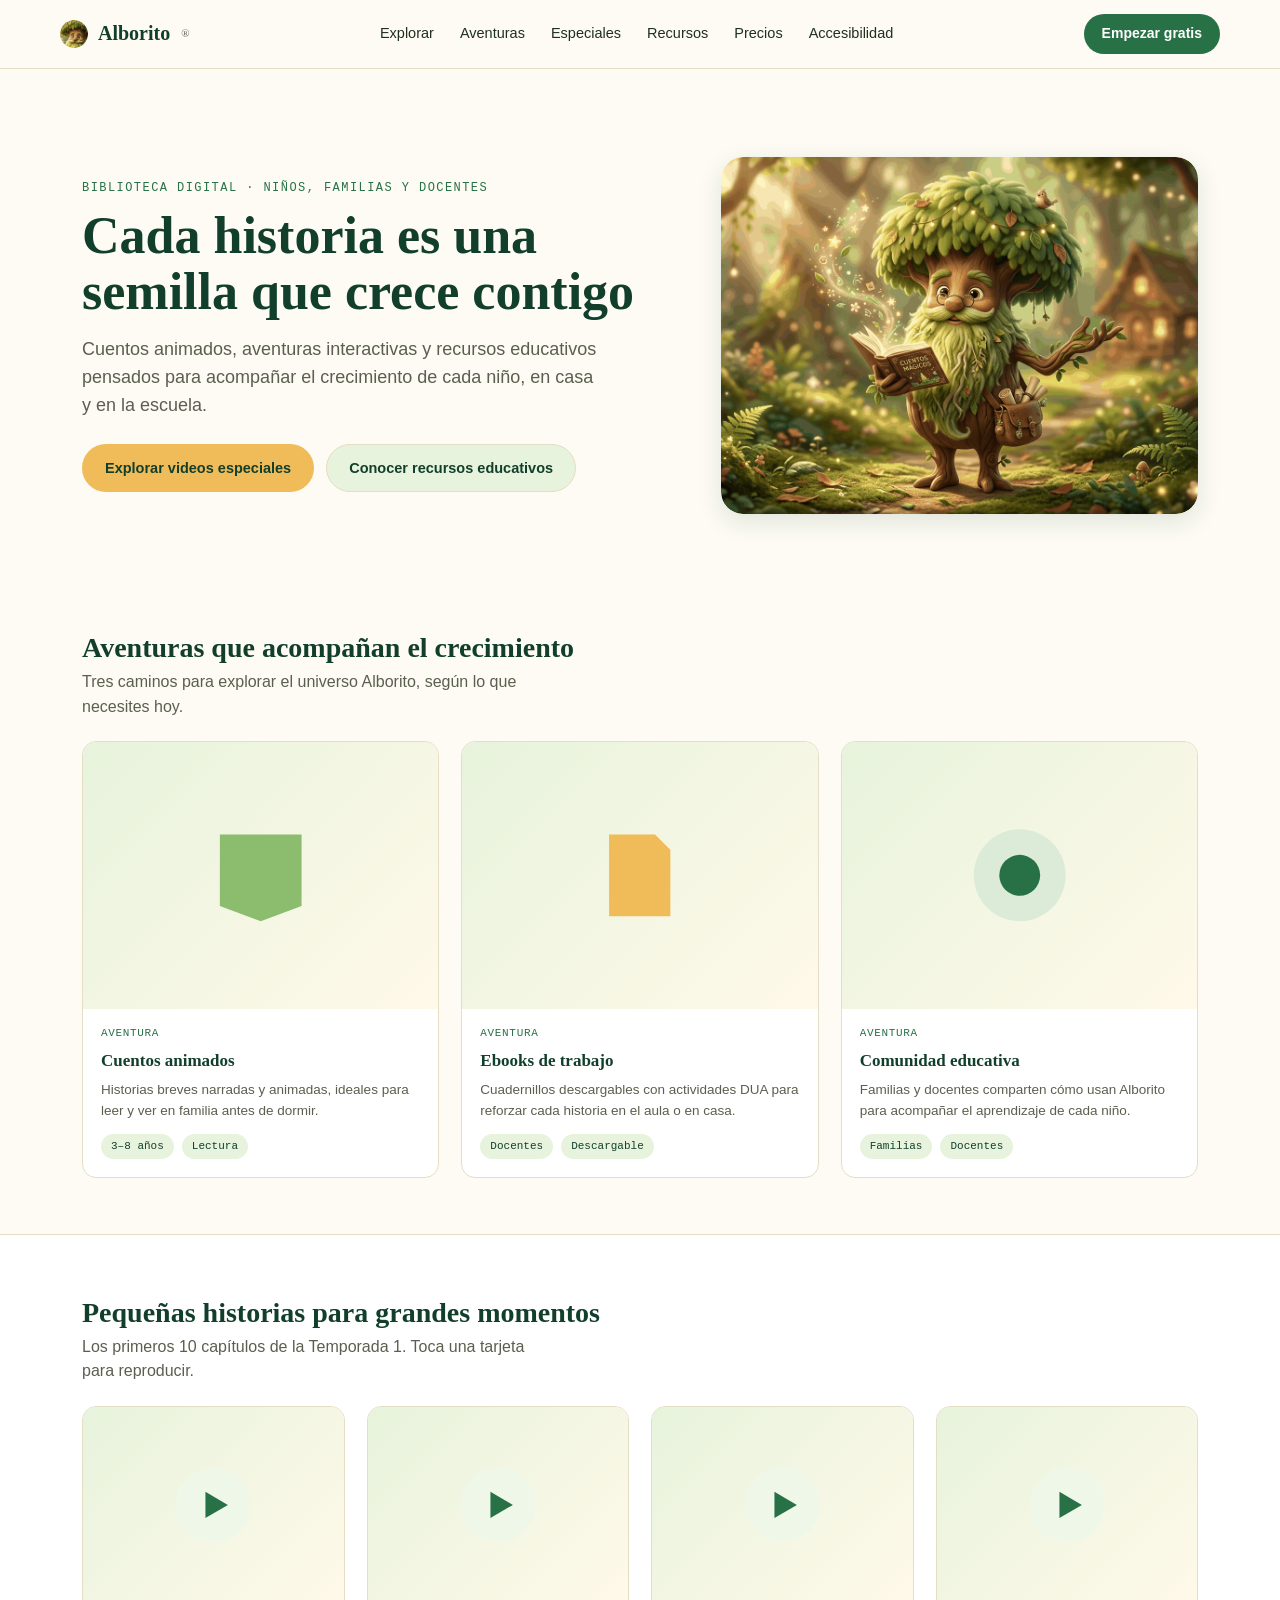
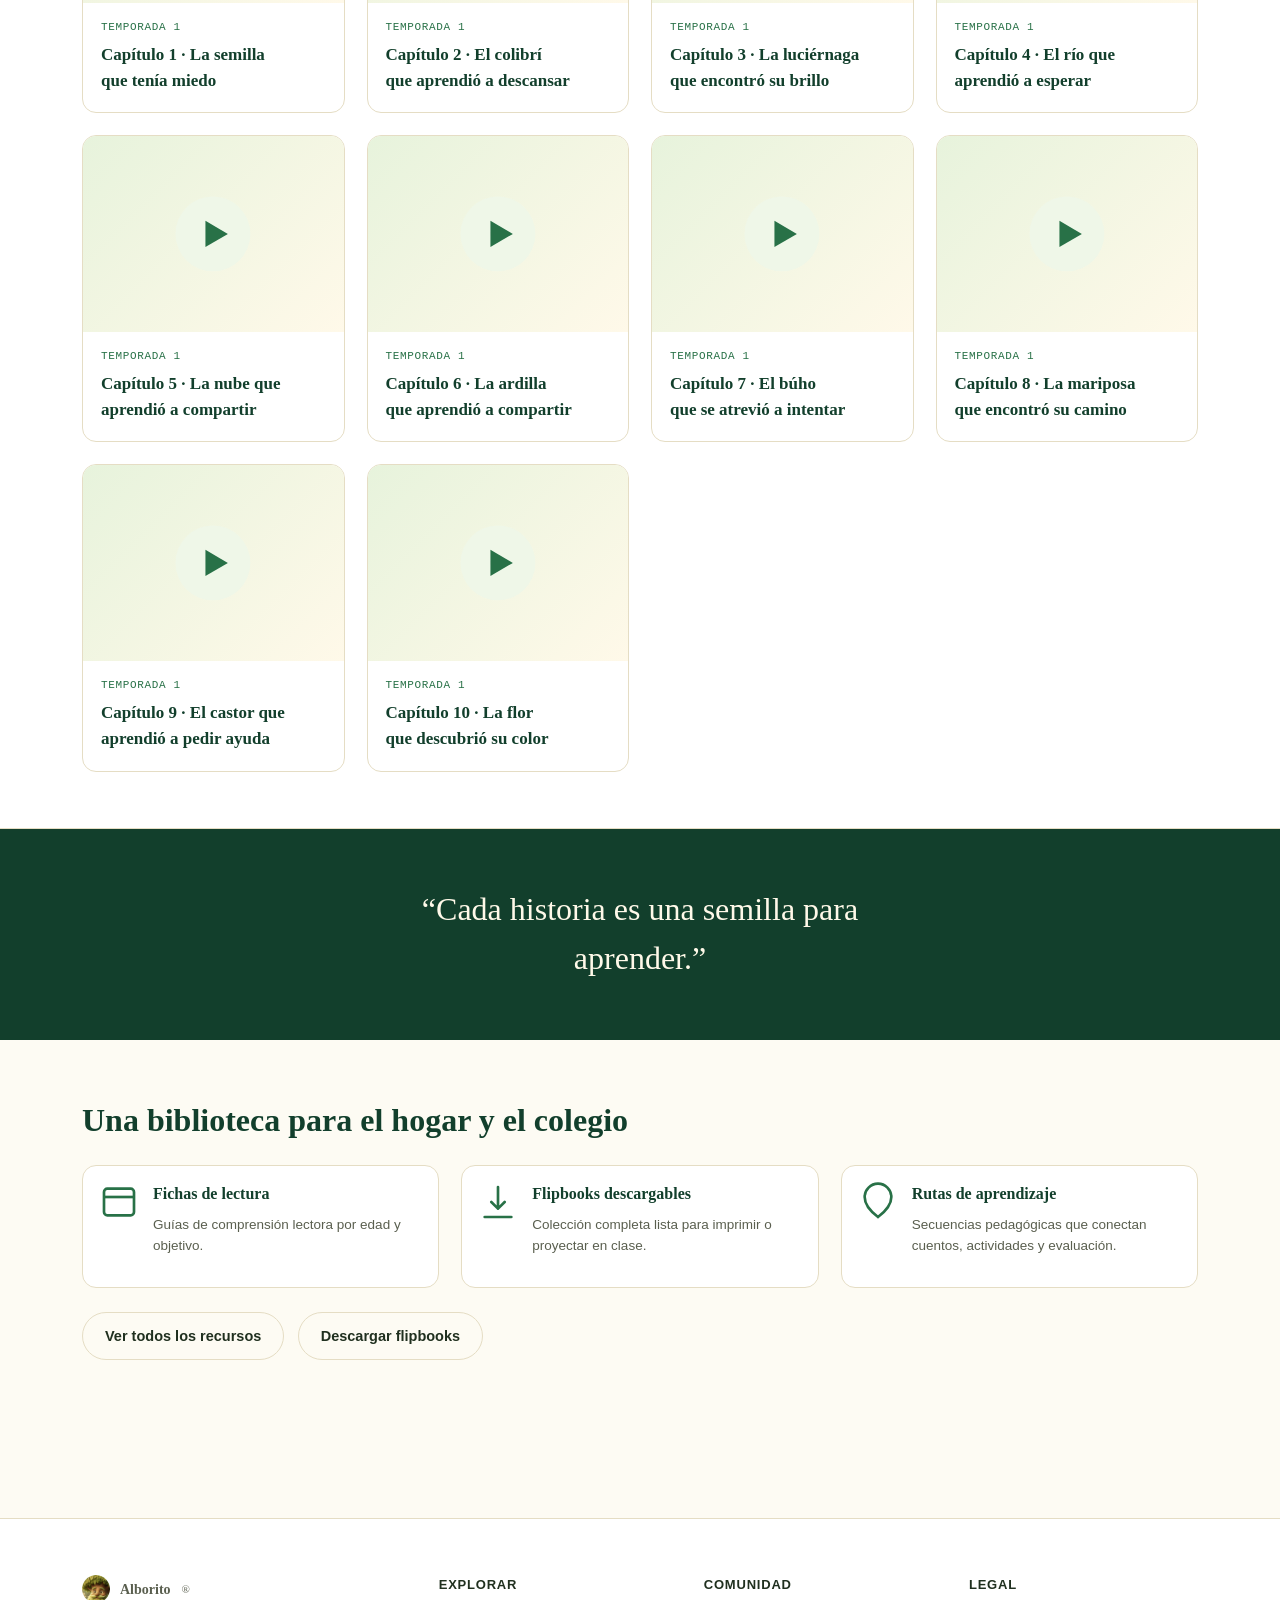
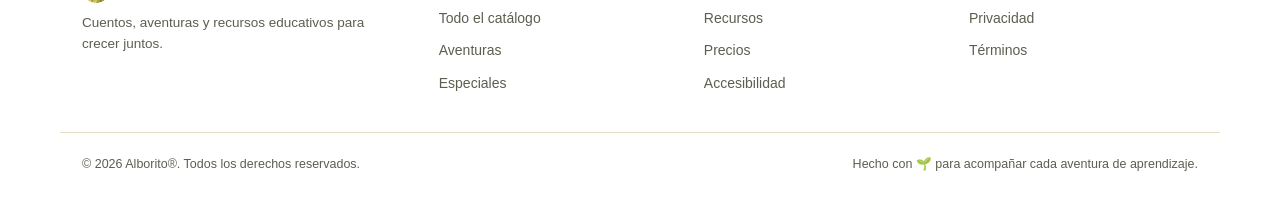
<file: index.html>
<!doctype html>
<html lang="es">
<head>
<meta charset="utf-8">
<title>Alborito · Cuentos que crecen</title>
<meta name="description" content="Alborito: cuentos, aventuras y recursos educativos para crecer juntos. Una biblioteca digital para niños, familias y docentes.">
<meta name="viewport" content="width=device-width,initial-scale=1">
<link rel="canonical" href="https://alborito.example.com/">
<meta property="og:title" content="Alborito · Cuentos que crecen">
<meta property="og:description" content="Cuentos, aventuras y recursos educativos para crecer juntos.">
<meta property="og:type" content="website">
<meta property="og:image" content="assets/img/alborito-personaje.png">
<meta name="theme-color" content="#123f2c">
<link rel="icon" type="image/png" sizes="32x32" href="assets/img/favicon-32.png">
<link rel="icon" type="image/png" sizes="64x64" href="assets/img/favicon-64.png">
<link rel="apple-touch-icon" sizes="180x180" href="assets/img/favicon-180.png">
<link rel="stylesheet" href="assets/css/style.css">
<script type="application/ld+json">
{"@context":"https://schema.org","@type":"WebSite","name":"Alborito","url":"https://alborito.example.com/","description":"Cuentos, aventuras y recursos educativos para crecer juntos."}
</script>
</head>
<body>
<a class="skip-link" href="#main">Saltar al contenido</a>

<header class="site-header">
  <div class="container nav">
    <a class="brand" href="index.html">
      <img class="seed" src="assets/img/alborito-logo-circle.png" alt="" width="28" height="28">
      Alborito<sup>&reg;</sup>
    </a>
    <ul class="navlinks">
      <li><a href="explorar.html">Explorar</a></li>
      <li><a href="index.html#aventuras">Aventuras</a></li>
      <li><a href="index.html#especiales">Especiales</a></li>
      <li><a href="recursos.html">Recursos</a></li>
      <li><a href="precios.html">Precios</a></li>
      <li><a href="accesibilidad.html">Accesibilidad</a></li>
    </ul>
    <a class="navcta" href="precios.html">Empezar gratis</a>
    <button class="nav-toggle" aria-expanded="false" aria-label="Abrir menú">☰</button>
  </div>
</header>

<main id="main">

  <section class="hero">
    <div class="container hero-grid">
      <div>
        <p class="eyebrow">Biblioteca digital · niños, familias y docentes</p>
        <h1>Cada historia es una semilla que crece contigo</h1>
        <p class="lead">Cuentos animados, aventuras interactivas y recursos educativos pensados para acompañar el crecimiento de cada niño, en casa y en la escuela.</p>
        <div class="buttons">
          <a class="btn primary" href="#especiales">Explorar videos especiales</a>
          <a class="btn soft" href="recursos.html">Conocer recursos educativos</a>
        </div>
      </div>
      <div class="hero-art">
        <img src="assets/img/alborito-personaje.png" alt="Alborito, el guardián-árbol del bosque, sosteniendo su libro de Cuentos Mágicos" width="1408" height="768" loading="eager">
      </div>
    </div>
  </section>

  <section class="section" id="aventuras">
    <div class="container">
      <div class="section-head">
        <div>
          <h2>Aventuras que acompañan el crecimiento</h2>
          <p>Tres caminos para explorar el universo Alborito, según lo que necesites hoy.</p>
        </div>
      </div>
      <div class="grid cols-3">
        <article class="card">
          <div class="thumb"><svg viewBox="0 0 24 24" fill="none" aria-hidden="true"><path d="M4 4h16v14l-8 3-8-3V4Z" fill="#8cbd6e"/></svg></div>
          <div class="body">
            <span class="tag">Aventura</span>
            <h3>Cuentos animados</h3>
            <p>Historias breves narradas y animadas, ideales para leer y ver en familia antes de dormir.</p>
            <div class="meta"><span class="pill">3–8 años</span><span class="pill">Lectura</span></div>
          </div>
        </article>
        <article class="card">
          <div class="thumb"><svg viewBox="0 0 24 24" fill="none" aria-hidden="true"><path d="M6 4h9l3 3v13H6V4Z" fill="#f0bc59"/></svg></div>
          <div class="body">
            <span class="tag">Aventura</span>
            <h3>Ebooks de trabajo</h3>
            <p>Cuadernillos descargables con actividades DUA para reforzar cada historia en el aula o en casa.</p>
            <div class="meta"><span class="pill">Docentes</span><span class="pill">Descargable</span></div>
          </div>
        </article>
        <article class="card">
          <div class="thumb"><svg viewBox="0 0 24 24" fill="none" aria-hidden="true"><circle cx="12" cy="12" r="9" fill="#dcebd8"/><circle cx="12" cy="12" r="4" fill="#287147"/></svg></div>
          <div class="body">
            <span class="tag">Aventura</span>
            <h3>Comunidad educativa</h3>
            <p>Familias y docentes comparten cómo usan Alborito para acompañar el aprendizaje de cada niño.</p>
            <div class="meta"><span class="pill">Familias</span><span class="pill">Docentes</span></div>
          </div>
        </article>
      </div>
    </div>
  </section>

  <section class="section alt" id="especiales">
    <div class="container">
      <div class="section-head">
        <div>
          <h2>Pequeñas historias para grandes momentos</h2>
          <p>Los primeros 10 capítulos de la Temporada 1. Toca una tarjeta para reproducir.</p>
        </div>
      </div>
      <div class="grid cols-4" id="especiales-grid">
        <!-- 10 especiales generados -->
      </div>
    </div>
  </section>

  <div class="quote-band">
    <div class="container">
      <blockquote>“Cada historia es una semilla para aprender.”</blockquote>
    </div>
  </div>

  <section class="section">
    <div class="container">
      <h2 style="font-size:32px;margin-bottom:20px;">Una biblioteca para el hogar y el colegio</h2>
      <div class="grid cols-3">
        <div class="resource">
          <svg class="r-icon" viewBox="0 0 24 24" fill="none" aria-hidden="true"><rect x="3" y="4" width="18" height="16" rx="2" stroke="currentColor" stroke-width="1.6"/><path d="M3 9h18" stroke="currentColor" stroke-width="1.6"/></svg>
          <div><h3 style="font-size:16px;">Fichas de lectura</h3><p style="font-size:13.5px;">Guías de comprensión lectora por edad y objetivo.</p></div>
        </div>
        <div class="resource">
          <svg class="r-icon" viewBox="0 0 24 24" fill="none" aria-hidden="true"><path d="M12 3v13m0 0-4-4m4 4 4-4" stroke="currentColor" stroke-width="1.6" stroke-linecap="round" stroke-linejoin="round"/><path d="M4 21h16" stroke="currentColor" stroke-width="1.6" stroke-linecap="round"/></svg>
          <div><h3 style="font-size:16px;">Flipbooks descargables</h3><p style="font-size:13.5px;">Colección completa lista para imprimir o proyectar en clase.</p></div>
        </div>
        <div class="resource">
          <svg class="r-icon" viewBox="0 0 24 24" fill="none" aria-hidden="true"><path d="M12 21c4-3 8-7 8-12a8 8 0 1 0-16 0c0 5 4 9 8 12Z" stroke="currentColor" stroke-width="1.6"/></svg>
          <div><h3 style="font-size:16px;">Rutas de aprendizaje</h3><p style="font-size:13.5px;">Secuencias pedagógicas que conectan cuentos, actividades y evaluación.</p></div>
        </div>
      </div>
      <p style="margin-top:24px;"><a class="btn outline" href="recursos.html">Ver todos los recursos</a> &nbsp; <a class="btn outline" href="flipbooks/Flipbooks_Alborito_Coleccion_Ordenada.zip" download>Descargar flipbooks</a></p>
    </div>
  </section>

</main>

<footer class="site-footer">
  <div class="container footer-grid">
    <div>
      <a class="brand" href="index.html" style="margin-bottom:10px;">
        <img class="seed" src="assets/img/alborito-logo-circle.png" alt="" width="28" height="28">
        Alborito<sup>&reg;</sup>
      </a>
      <p style="font-size:13.5px;">Cuentos, aventuras y recursos educativos para crecer juntos.</p>
    </div>
    <div>
      <h4>Explorar</h4>
      <ul><li><a href="explorar.html">Todo el catálogo</a></li><li><a href="index.html#aventuras">Aventuras</a></li><li><a href="index.html#especiales">Especiales</a></li></ul>
    </div>
    <div>
      <h4>Comunidad</h4>
      <ul><li><a href="recursos.html">Recursos</a></li><li><a href="precios.html">Precios</a></li><li><a href="accesibilidad.html">Accesibilidad</a></li></ul>
    </div>
    <div>
      <h4>Legal</h4>
      <ul><li><a href="privacidad.html">Privacidad</a></li><li><a href="terminos.html">Términos</a></li></ul>
    </div>
  </div>
  <div class="container footer-bottom">
    <span>© 2026 Alborito&reg;. Todos los derechos reservados.</span>
    <span>Hecho con 🌱 para acompañar cada aventura de aprendizaje.</span>
  </div>
</footer>

<div class="modal" id="modal" hidden>
  <div class="modal-box" role="dialog" aria-modal="true" aria-labelledby="modalTitle">
    <button class="close" aria-label="Cerrar video">✕</button>
    <h3 class="modal-title" id="modalTitle"></h3>
    <video id="player" controls playsinline></video>
  </div>
</div>

<script src="assets/js/main.js" defer></script>
<script>
// Genera las 10 tarjetas de la Temporada 1 a partir de datos (evita repetir markup 10x a mano)
var especiales = [
  ["Capítulo 1 · La semilla que tenía miedo","assets/video/alborito_capitulo_1_la_semilla_que_tenia_miedo.mp4"],
  ["Capítulo 2 · El colibrí que aprendió a descansar","assets/video/alborito_capitulo_2_el_colibri_que_aprendio_a_descansar.mp4"],
  ["Capítulo 3 · La luciérnaga que encontró su brillo","assets/video/alborito_capitulo_3_la_luciernaga_que_encontro_su_brillo.mp4"],
  ["Capítulo 4 · El río que aprendió a esperar","assets/video/alborito_capitulo_4_el_rio_que_aprendio_a_esperar.mp4"],
  ["Capítulo 5 · La nube que aprendió a compartir","assets/video/alborito_capitulo_5_la_nube_que_aprendio_a_compartir.mp4"],
  ["Capítulo 6 · La ardilla que aprendió a compartir","assets/video/alborito_capitulo_6_la_ardilla_que_aprendio_a_compartir.mp4"],
  ["Capítulo 7 · El búho que se atrevió a intentar","assets/video/alborito_capitulo_7_el_buho_que_se_atrevio_a_intentar.mp4"],
  ["Capítulo 8 · La mariposa que encontró su camino","assets/video/alborito_capitulo_8_la_mariposa_que_encontro_su_camino.mp4"],
  ["Capítulo 9 · El castor que aprendió a pedir ayuda","assets/video/alborito_capitulo_9_el_castor_que_aprendio_a_pedir_ayuda.mp4"],
  ["Capítulo 10 · La flor que descubrió su color","assets/video/alborito_capitulo_10_la_flor_que_descubrio_su_color.mp4"]
];
var grid = document.getElementById("especiales-grid");
especiales.forEach(function(e){
  var art = document.createElement("article"); art.className = "card";
  art.innerHTML =
    '<button class="watch" data-title="'+e[0]+'" data-video="'+e[1]+'">'+
    '<div class="thumb"><svg viewBox="0 0 24 24" fill="none" aria-hidden="true"><circle cx="12" cy="12" r="10" fill="#eff7e8"/><path d="M10 8.5v7l6-3.5-6-3.5Z" fill="#287147"/></svg></div>'+
    '<div class="body"><span class="tag">Temporada 1</span><h3>'+e[0]+'</h3></div>'+
    '</button>';
  grid.appendChild(art);
});
</script>
</body>
</html>
</file>
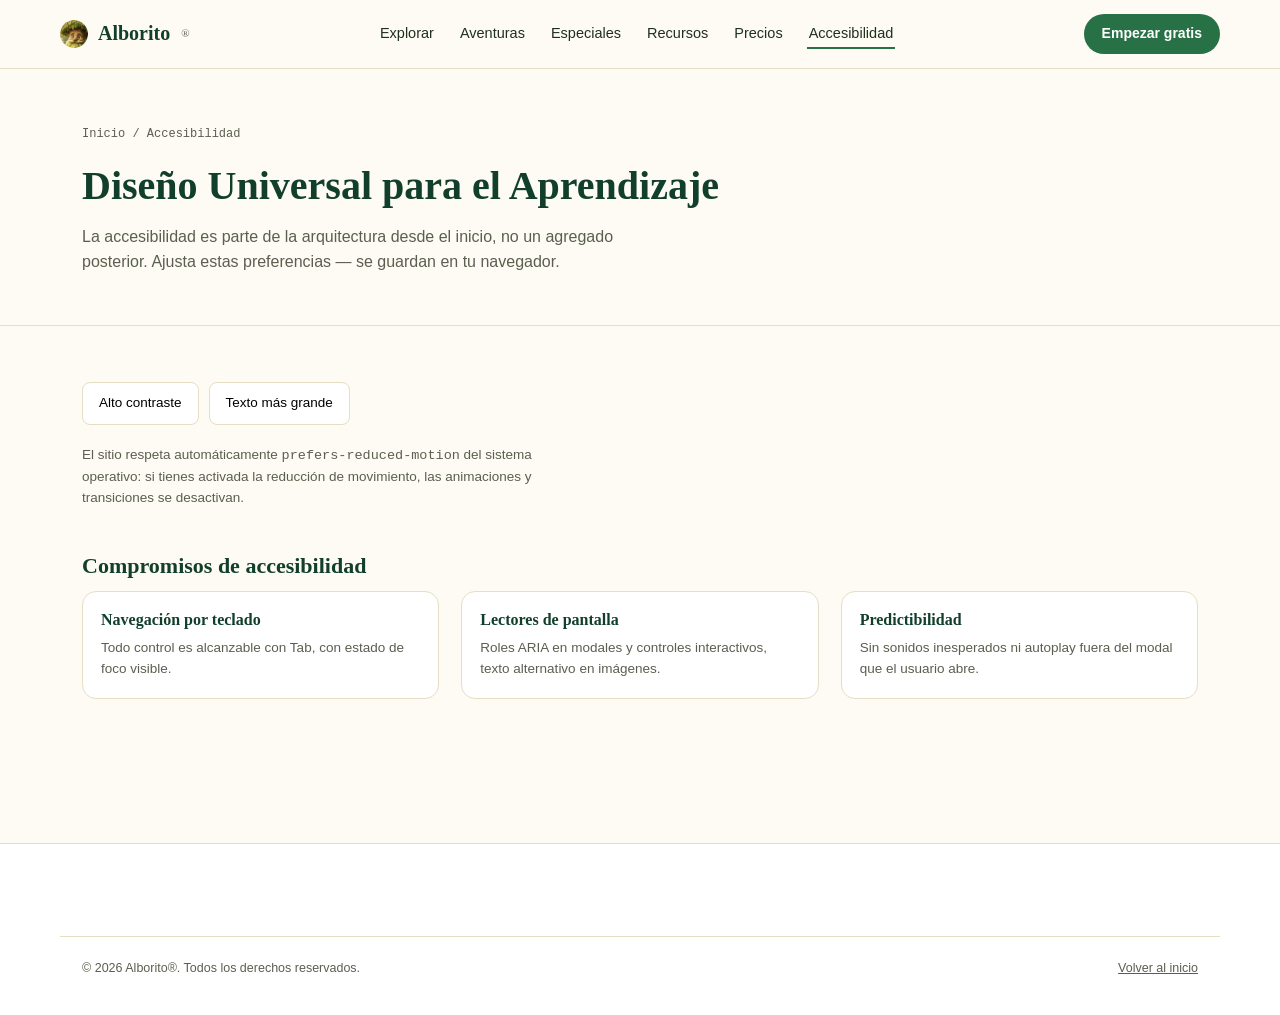
<file: accesibilidad.html>
<!doctype html>
<html lang="es">
<head>
<meta charset="utf-8">
<title>Accesibilidad · Alborito</title>
<meta name="description" content="Panel de accesibilidad Alborito: contraste, tamaño de texto y reducción de movimiento.">
<meta name="viewport" content="width=device-width,initial-scale=1">
<link rel="canonical" href="https://alborito.example.com/accesibilidad.html">
<link rel="icon" type="image/png" sizes="32x32" href="assets/img/favicon-32.png">
<link rel="stylesheet" href="assets/css/style.css">
</head>
<body>
<a class="skip-link" href="#main">Saltar al contenido</a>
<header class="site-header">
  <div class="container nav">
    <a class="brand" href="index.html"><img class="seed" src="assets/img/alborito-logo-circle.png" alt="" width="28" height="28">Alborito<sup>&reg;</sup></a>
    <ul class="navlinks">
      <li><a href="explorar.html">Explorar</a></li>
      <li><a href="index.html#aventuras">Aventuras</a></li>
      <li><a href="index.html#especiales">Especiales</a></li>
      <li><a href="recursos.html">Recursos</a></li>
      <li><a href="precios.html">Precios</a></li>
      <li><a href="accesibilidad.html" aria-current="page">Accesibilidad</a></li>
    </ul>
    <a class="navcta" href="precios.html">Empezar gratis</a>
    <button class="nav-toggle" aria-expanded="false" aria-label="Abrir menú">☰</button>
  </div>
</header>
<main id="main">
  <div class="page-hero">
    <div class="container">
      <p class="breadcrumb"><a href="index.html">Inicio</a> / Accesibilidad</p>
      <h1>Diseño Universal para el Aprendizaje</h1>
      <p>La accesibilidad es parte de la arquitectura desde el inicio, no un agregado posterior. Ajusta estas preferencias — se guardan en tu navegador.</p>
    </div>
  </div>
  <section class="section">
    <div class="container">
      <div class="a11y-controls" role="group" aria-label="Preferencias de accesibilidad">
        <button type="button" data-toggle="contrast" aria-pressed="false">Alto contraste</button>
        <button type="button" data-toggle="text-lg" aria-pressed="false">Texto más grande</button>
      </div>
      <p style="margin-top:20px;font-size:13.5px;">El sitio respeta automáticamente <code>prefers-reduced-motion</code> del sistema operativo: si tienes activada la reducción de movimiento, las animaciones y transiciones se desactivan.</p>

      <h2 style="font-size:22px;margin-top:40px;">Compromisos de accesibilidad</h2>
      <div class="grid cols-3">
        <div class="card"><div class="body"><h3 style="font-size:16px;">Navegación por teclado</h3><p style="font-size:13.5px;">Todo control es alcanzable con Tab, con estado de foco visible.</p></div></div>
        <div class="card"><div class="body"><h3 style="font-size:16px;">Lectores de pantalla</h3><p style="font-size:13.5px;">Roles ARIA en modales y controles interactivos, texto alternativo en imágenes.</p></div></div>
        <div class="card"><div class="body"><h3 style="font-size:16px;">Predictibilidad</h3><p style="font-size:13.5px;">Sin sonidos inesperados ni autoplay fuera del modal que el usuario abre.</p></div></div>
      </div>
    </div>
  </section>
</main>
<footer class="site-footer"><div class="container footer-bottom"><span>© 2026 Alborito&reg;. Todos los derechos reservados.</span><span><a href="index.html">Volver al inicio</a></span></div></footer>
<script src="assets/js/main.js" defer></script>
</body>
</html>
</file>
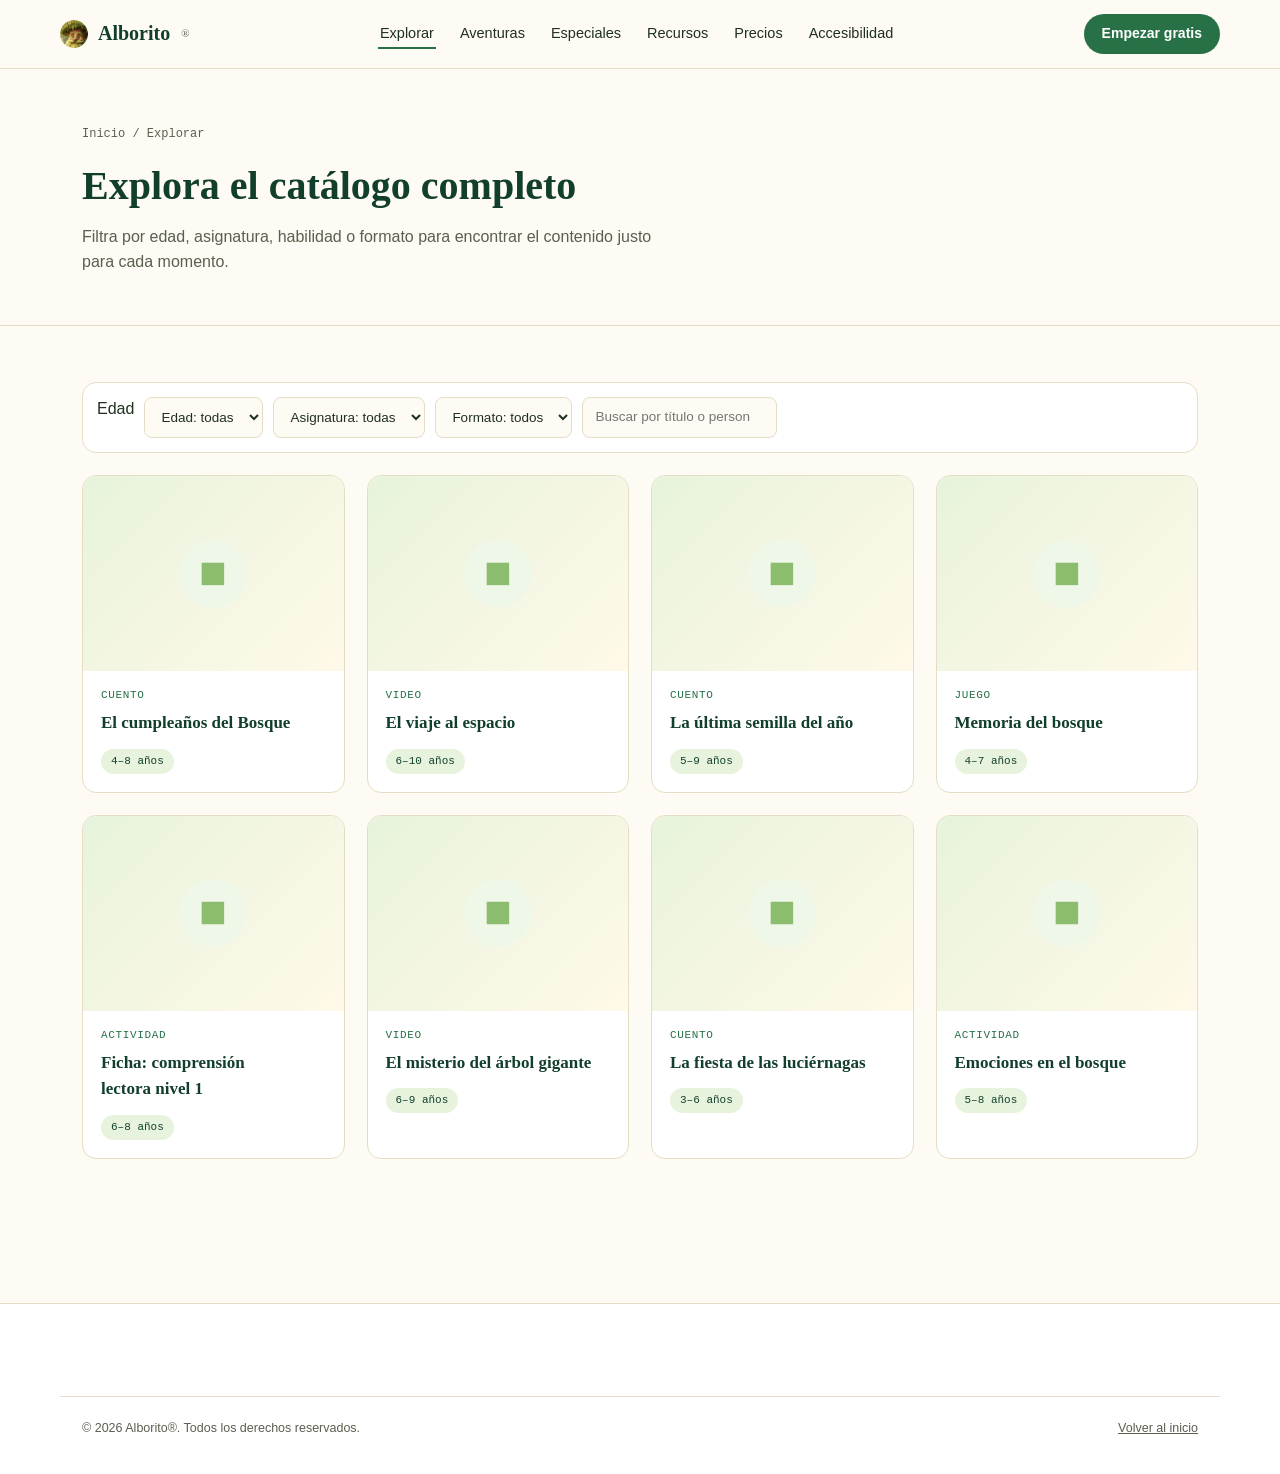
<file: explorar.html>
<!doctype html>
<html lang="es">
<head>
<meta charset="utf-8">
<title>Explorar el catálogo · Alborito</title>
<meta name="description" content="Explora cuentos, videos y actividades de Alborito filtrando por edad, asignatura y habilidad.">
<meta name="viewport" content="width=device-width,initial-scale=1">
<link rel="canonical" href="https://alborito.example.com/explorar.html">
<link rel="icon" type="image/png" sizes="32x32" href="assets/img/favicon-32.png">
<link rel="stylesheet" href="assets/css/style.css">
</head>
<body>
<a class="skip-link" href="#main">Saltar al contenido</a>
<header class="site-header">
  <div class="container nav">
    <a class="brand" href="index.html"><img class="seed" src="assets/img/alborito-logo-circle.png" alt="" width="28" height="28">Alborito<sup>&reg;</sup></a>
    <ul class="navlinks">
      <li><a href="explorar.html" aria-current="page">Explorar</a></li>
      <li><a href="index.html#aventuras">Aventuras</a></li>
      <li><a href="index.html#especiales">Especiales</a></li>
      <li><a href="recursos.html">Recursos</a></li>
      <li><a href="precios.html">Precios</a></li>
      <li><a href="accesibilidad.html">Accesibilidad</a></li>
    </ul>
    <a class="navcta" href="precios.html">Empezar gratis</a>
    <button class="nav-toggle" aria-expanded="false" aria-label="Abrir menú">☰</button>
  </div>
</header>
<main id="main">
  <div class="page-hero">
    <div class="container">
      <p class="breadcrumb"><a href="index.html">Inicio</a> / Explorar</p>
      <h1>Explora el catálogo completo</h1>
      <p>Filtra por edad, asignatura, habilidad o formato para encontrar el contenido justo para cada momento.</p>
    </div>
  </div>
  <section class="section">
    <div class="container">
      <form class="filter-bar" aria-label="Filtros de catálogo">
        <label class="visually-hidden" for="f-edad">Edad</label>
        <select id="f-edad"><option>Edad: todas</option><option>3–5 años</option><option>6–8 años</option><option>9–12 años</option></select>
        <select id="f-asig"><option>Asignatura: todas</option><option>Lenguaje</option><option>Ciencias</option><option>Matemática</option><option>Socioemocional</option></select>
        <select id="f-form"><option>Formato: todos</option><option>Cuento</option><option>Video</option><option>Juego</option><option>Actividad</option></select>
        <input type="search" placeholder="Buscar por título o personaje…" aria-label="Buscar">
      </form>
      <div class="grid cols-4" id="catalogo"></div>
    </div>
  </section>
</main>
<footer class="site-footer">
  <div class="container footer-bottom">
    <span>© 2026 Alborito&reg;. Todos los derechos reservados.</span>
    <span><a href="index.html">Volver al inicio</a></span>
  </div>
</footer>
<script src="assets/js/main.js" defer></script>
<script>
var items = [
  ["El cumpleaños del Bosque","Cuento","4–8 años"],["El viaje al espacio","Video","6–10 años"],
  ["La última semilla del año","Cuento","5–9 años"],["Memoria del bosque","Juego","4–7 años"],
  ["Ficha: comprensión lectora nivel 1","Actividad","6–8 años"],["El misterio del árbol gigante","Video","6–9 años"],
  ["La fiesta de las luciérnagas","Cuento","3–6 años"],["Emociones en el bosque","Actividad","5–8 años"]
];
var wrap = document.getElementById("catalogo");
items.forEach(function(i){
  var el = document.createElement("article"); el.className = "card";
  el.innerHTML =
    '<div class="thumb"><svg viewBox="0 0 24 24" fill="none" aria-hidden="true"><circle cx="12" cy="12" r="9" fill="#eff7e8"/><path d="M9 9h6v6H9z" fill="#8cbd6e"/></svg></div>'+
    '<div class="body"><span class="tag">'+i[1]+'</span><h3>'+i[0]+'</h3><div class="meta"><span class="pill">'+i[2]+'</span></div></div>';
  wrap.appendChild(el);
});
</script>
</body>
</html>
</file>
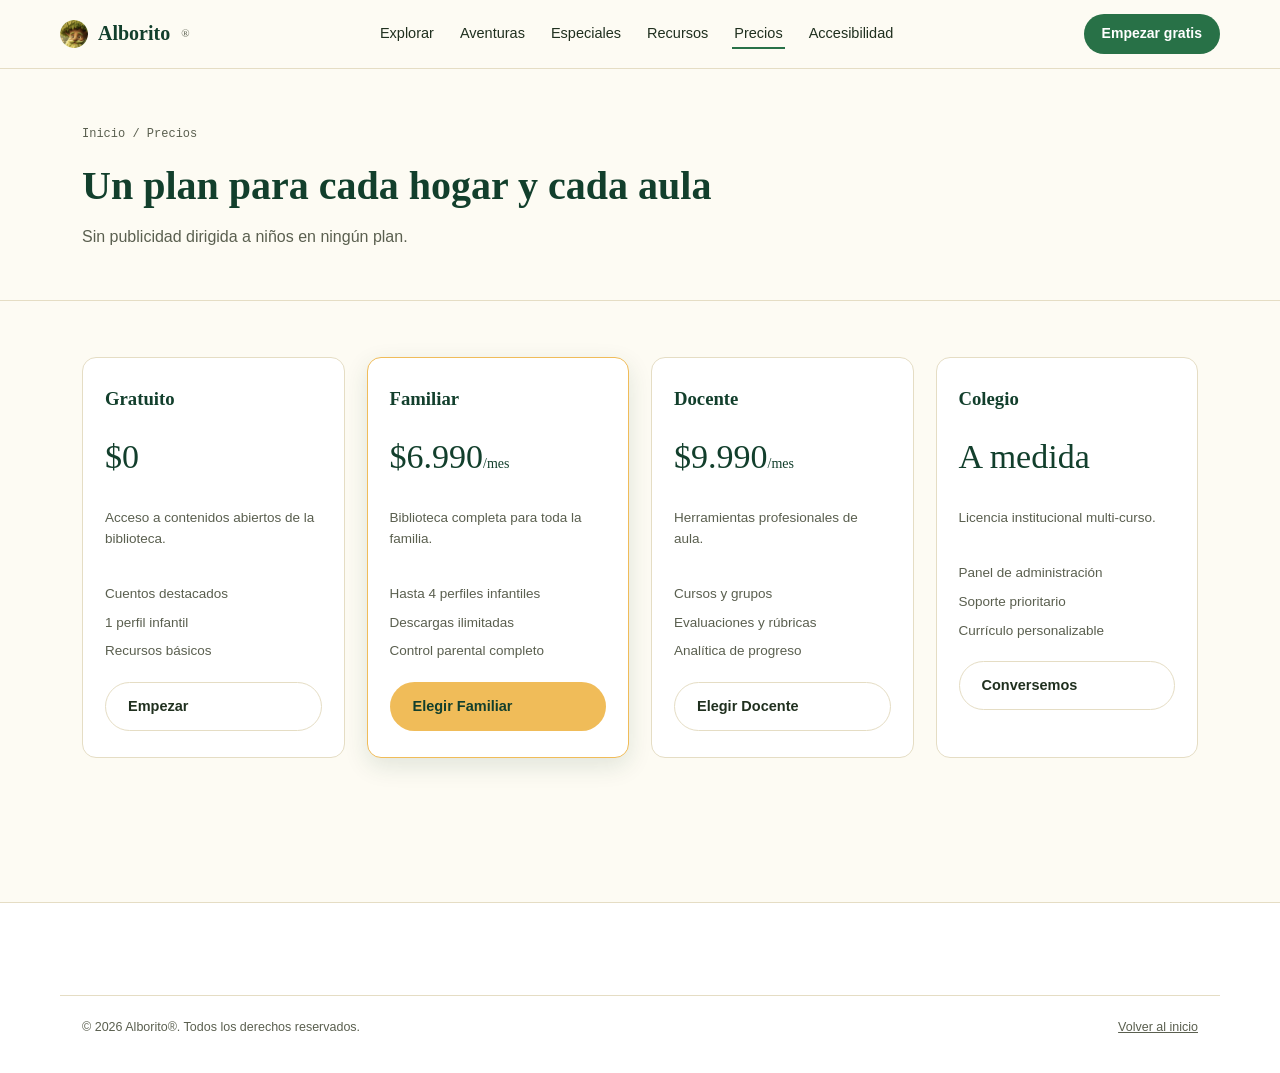
<file: precios.html>
<!doctype html>
<html lang="es">
<head>
<meta charset="utf-8">
<title>Precios · Alborito</title>
<meta name="description" content="Planes Alborito: gratuito, familiar, docente y colegio.">
<meta name="viewport" content="width=device-width,initial-scale=1">
<link rel="canonical" href="https://alborito.example.com/precios.html">
<link rel="icon" type="image/png" sizes="32x32" href="assets/img/favicon-32.png">
<link rel="stylesheet" href="assets/css/style.css">
</head>
<body>
<a class="skip-link" href="#main">Saltar al contenido</a>
<header class="site-header">
  <div class="container nav">
    <a class="brand" href="index.html"><img class="seed" src="assets/img/alborito-logo-circle.png" alt="" width="28" height="28">Alborito<sup>&reg;</sup></a>
    <ul class="navlinks">
      <li><a href="explorar.html">Explorar</a></li>
      <li><a href="index.html#aventuras">Aventuras</a></li>
      <li><a href="index.html#especiales">Especiales</a></li>
      <li><a href="recursos.html">Recursos</a></li>
      <li><a href="precios.html" aria-current="page">Precios</a></li>
      <li><a href="accesibilidad.html">Accesibilidad</a></li>
    </ul>
    <a class="navcta" href="#planes">Empezar gratis</a>
    <button class="nav-toggle" aria-expanded="false" aria-label="Abrir menú">☰</button>
  </div>
</header>
<main id="main">
  <div class="page-hero">
    <div class="container">
      <p class="breadcrumb"><a href="index.html">Inicio</a> / Precios</p>
      <h1>Un plan para cada hogar y cada aula</h1>
      <p>Sin publicidad dirigida a niños en ningún plan.</p>
    </div>
  </div>
  <section class="section" id="planes">
    <div class="container grid cols-4">
      <div class="price-card">
        <h3>Gratuito</h3><p class="amount">$0</p>
        <p style="font-size:13.5px;">Acceso a contenidos abiertos de la biblioteca.</p>
        <ul><li>Cuentos destacados</li><li>1 perfil infantil</li><li>Recursos básicos</li></ul>
        <a class="btn outline" href="#">Empezar</a>
      </div>
      <div class="price-card featured">
        <h3>Familiar</h3><p class="amount">$6.990<span style="font-size:14px;">/mes</span></p>
        <p style="font-size:13.5px;">Biblioteca completa para toda la familia.</p>
        <ul><li>Hasta 4 perfiles infantiles</li><li>Descargas ilimitadas</li><li>Control parental completo</li></ul>
        <a class="btn primary" href="#">Elegir Familiar</a>
      </div>
      <div class="price-card">
        <h3>Docente</h3><p class="amount">$9.990<span style="font-size:14px;">/mes</span></p>
        <p style="font-size:13.5px;">Herramientas profesionales de aula.</p>
        <ul><li>Cursos y grupos</li><li>Evaluaciones y rúbricas</li><li>Analítica de progreso</li></ul>
        <a class="btn outline" href="#">Elegir Docente</a>
      </div>
      <div class="price-card">
        <h3>Colegio</h3><p class="amount">A medida</p>
        <p style="font-size:13.5px;">Licencia institucional multi-curso.</p>
        <ul><li>Panel de administración</li><li>Soporte prioritario</li><li>Currículo personalizable</li></ul>
        <a class="btn outline" href="mailto:hola@alborito.cl">Conversemos</a>
      </div>
    </div>
  </section>
</main>
<footer class="site-footer"><div class="container footer-bottom"><span>© 2026 Alborito&reg;. Todos los derechos reservados.</span><span><a href="index.html">Volver al inicio</a></span></div></footer>
<script src="assets/js/main.js" defer></script>
</body>
</html>
</file>
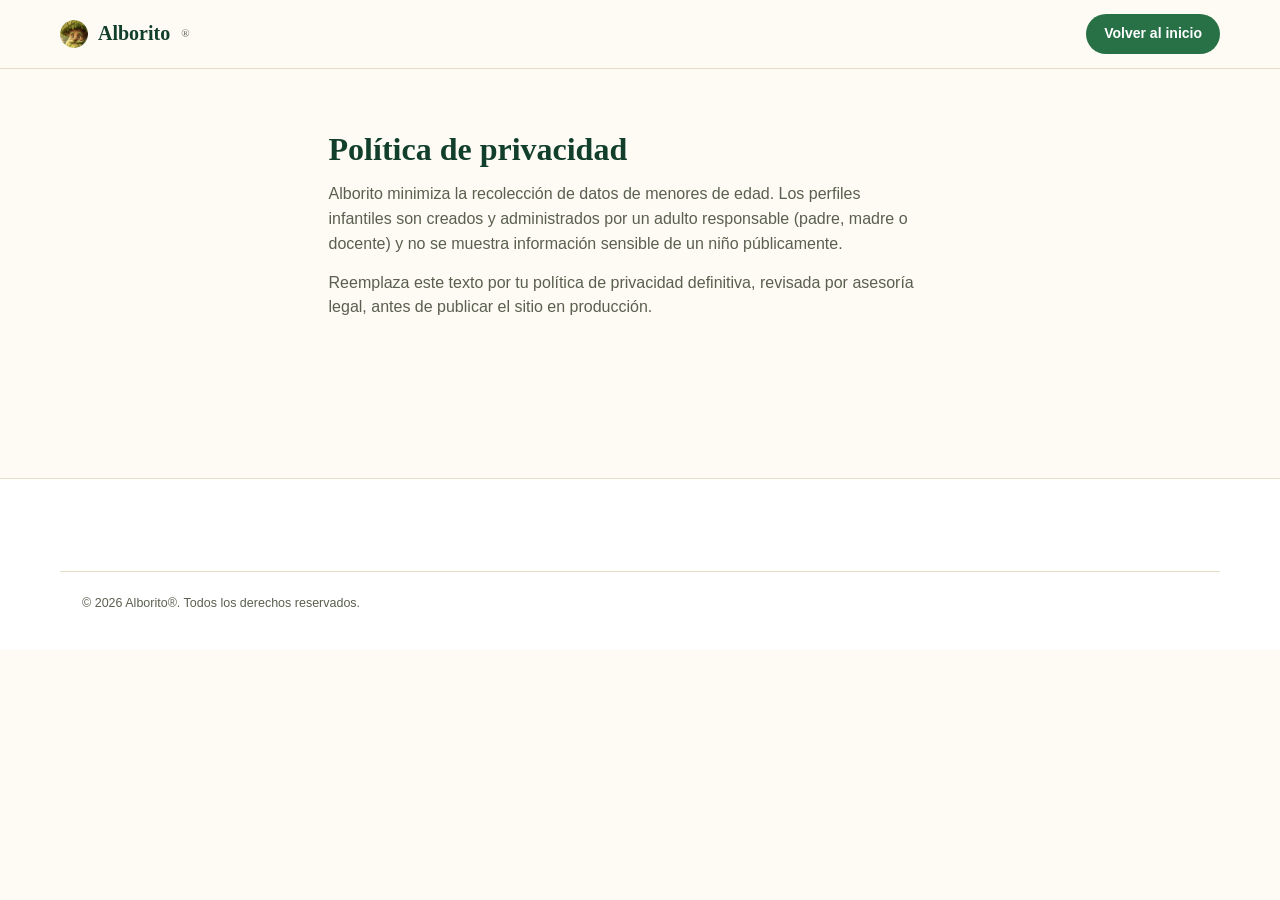
<file: privacidad.html>
<!doctype html>
<html lang="es">
<head>
<meta charset="utf-8">
<title>Privacidad · Alborito</title>
<meta name="viewport" content="width=device-width,initial-scale=1">
<link rel="icon" type="image/png" sizes="32x32" href="assets/img/favicon-32.png">
<link rel="stylesheet" href="assets/css/style.css">
</head>
<body>
<header class="site-header"><div class="container nav">
  <a class="brand" href="index.html"><img class="seed" src="assets/img/alborito-logo-circle.png" alt="" width="28" height="28">Alborito<sup>&reg;</sup></a>
  <a class="navcta" href="index.html">Volver al inicio</a>
</div></header>
<main class="container section" style="max-width:70ch;">
  <h1>Política de privacidad</h1>
  <p>Alborito minimiza la recolección de datos de menores de edad. Los perfiles infantiles son creados y administrados por un adulto responsable (padre, madre o docente) y no se muestra información sensible de un niño públicamente.</p>
  <p>Reemplaza este texto por tu política de privacidad definitiva, revisada por asesoría legal, antes de publicar el sitio en producción.</p>
</main>
<footer class="site-footer"><div class="container footer-bottom"><span>© 2026 Alborito&reg;. Todos los derechos reservados.</span></div></footer>
</body>
</html>
</file>
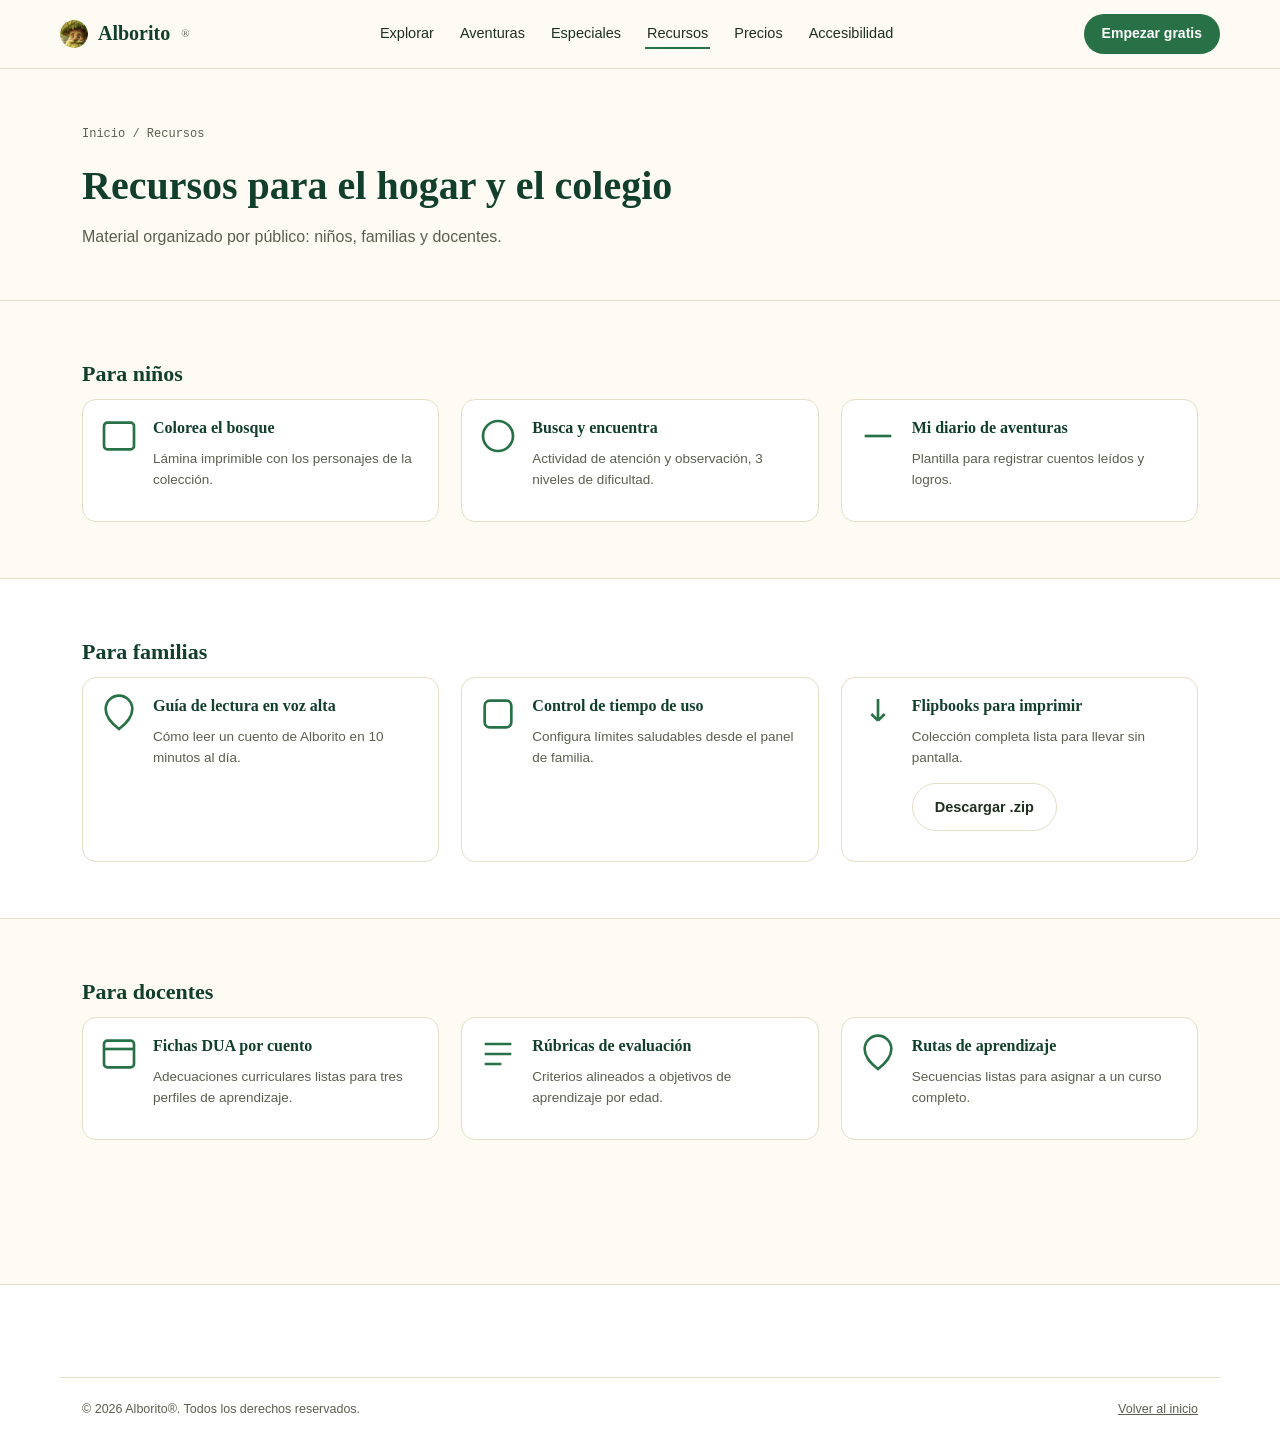
<file: recursos.html>
<!doctype html>
<html lang="es">
<head>
<meta charset="utf-8">
<title>Recursos educativos · Alborito</title>
<meta name="description" content="Recursos descargables para niños, familias y docentes: fichas, flipbooks y rutas de aprendizaje.">
<meta name="viewport" content="width=device-width,initial-scale=1">
<link rel="canonical" href="https://alborito.example.com/recursos.html">
<link rel="icon" type="image/png" sizes="32x32" href="assets/img/favicon-32.png">
<link rel="stylesheet" href="assets/css/style.css">
</head>
<body>
<a class="skip-link" href="#main">Saltar al contenido</a>
<header class="site-header">
  <div class="container nav">
    <a class="brand" href="index.html"><img class="seed" src="assets/img/alborito-logo-circle.png" alt="" width="28" height="28">Alborito<sup>&reg;</sup></a>
    <ul class="navlinks">
      <li><a href="explorar.html">Explorar</a></li>
      <li><a href="index.html#aventuras">Aventuras</a></li>
      <li><a href="index.html#especiales">Especiales</a></li>
      <li><a href="recursos.html" aria-current="page">Recursos</a></li>
      <li><a href="precios.html">Precios</a></li>
      <li><a href="accesibilidad.html">Accesibilidad</a></li>
    </ul>
    <a class="navcta" href="precios.html">Empezar gratis</a>
    <button class="nav-toggle" aria-expanded="false" aria-label="Abrir menú">☰</button>
  </div>
</header>
<main id="main">
  <div class="page-hero">
    <div class="container">
      <p class="breadcrumb"><a href="index.html">Inicio</a> / Recursos</p>
      <h1>Recursos para el hogar y el colegio</h1>
      <p>Material organizado por público: niños, familias y docentes.</p>
    </div>
  </div>

  <section class="section">
    <div class="container">
      <h2 style="font-size:22px;">Para niños</h2>
      <div class="grid cols-3">
        <div class="resource"><svg class="r-icon" viewBox="0 0 24 24" fill="none" aria-hidden="true"><rect x="3" y="4" width="18" height="16" rx="2" stroke="currentColor" stroke-width="1.6"/></svg><div><h3 style="font-size:16px;">Colorea el bosque</h3><p style="font-size:13.5px;">Lámina imprimible con los personajes de la colección.</p></div></div>
        <div class="resource"><svg class="r-icon" viewBox="0 0 24 24" fill="none" aria-hidden="true"><circle cx="12" cy="12" r="9" stroke="currentColor" stroke-width="1.6"/></svg><div><h3 style="font-size:16px;">Busca y encuentra</h3><p style="font-size:13.5px;">Actividad de atención y observación, 3 niveles de dificultad.</p></div></div>
        <div class="resource"><svg class="r-icon" viewBox="0 0 24 24" fill="none" aria-hidden="true"><path d="M4 12h16" stroke="currentColor" stroke-width="1.6"/></svg><div><h3 style="font-size:16px;">Mi diario de aventuras</h3><p style="font-size:13.5px;">Plantilla para registrar cuentos leídos y logros.</p></div></div>
      </div>
    </div>
  </section>

  <section class="section alt">
    <div class="container">
      <h2 style="font-size:22px;">Para familias</h2>
      <div class="grid cols-3">
        <div class="resource"><svg class="r-icon" viewBox="0 0 24 24" fill="none" aria-hidden="true"><path d="M12 21c4-3 8-7 8-12a8 8 0 1 0-16 0c0 5 4 9 8 12Z" stroke="currentColor" stroke-width="1.6"/></svg><div><h3 style="font-size:16px;">Guía de lectura en voz alta</h3><p style="font-size:13.5px;">Cómo leer un cuento de Alborito en 10 minutos al día.</p></div></div>
        <div class="resource"><svg class="r-icon" viewBox="0 0 24 24" fill="none" aria-hidden="true"><rect x="4" y="4" width="16" height="16" rx="3" stroke="currentColor" stroke-width="1.6"/></svg><div><h3 style="font-size:16px;">Control de tiempo de uso</h3><p style="font-size:13.5px;">Configura límites saludables desde el panel de familia.</p></div></div>
        <div class="resource"><svg class="r-icon" viewBox="0 0 24 24" fill="none" aria-hidden="true"><path d="M12 3v13m0 0-4-4m4 4 4-4" stroke="currentColor" stroke-width="1.6"/></svg><div><h3 style="font-size:16px;">Flipbooks para imprimir</h3><p style="font-size:13.5px;">Colección completa lista para llevar sin pantalla.</p><p style="margin-top:6px;"><a class="btn outline" href="flipbooks/Flipbooks_Alborito_Coleccion_Ordenada.zip" download>Descargar .zip</a></p></div></div>
      </div>
    </div>
  </section>

  <section class="section">
    <div class="container">
      <h2 style="font-size:22px;">Para docentes</h2>
      <div class="grid cols-3">
        <div class="resource"><svg class="r-icon" viewBox="0 0 24 24" fill="none" aria-hidden="true"><rect x="3" y="4" width="18" height="16" rx="2" stroke="currentColor" stroke-width="1.6"/><path d="M3 9h18" stroke="currentColor" stroke-width="1.6"/></svg><div><h3 style="font-size:16px;">Fichas DUA por cuento</h3><p style="font-size:13.5px;">Adecuaciones curriculares listas para tres perfiles de aprendizaje.</p></div></div>
        <div class="resource"><svg class="r-icon" viewBox="0 0 24 24" fill="none" aria-hidden="true"><path d="M4 6h16M4 12h16M4 18h10" stroke="currentColor" stroke-width="1.6"/></svg><div><h3 style="font-size:16px;">Rúbricas de evaluación</h3><p style="font-size:13.5px;">Criterios alineados a objetivos de aprendizaje por edad.</p></div></div>
        <div class="resource"><svg class="r-icon" viewBox="0 0 24 24" fill="none" aria-hidden="true"><path d="M12 21c4-3 8-7 8-12a8 8 0 1 0-16 0c0 5 4 9 8 12Z" stroke="currentColor" stroke-width="1.6"/></svg><div><h3 style="font-size:16px;">Rutas de aprendizaje</h3><p style="font-size:13.5px;">Secuencias listas para asignar a un curso completo.</p></div></div>
      </div>
    </div>
  </section>
</main>
<footer class="site-footer"><div class="container footer-bottom"><span>© 2026 Alborito&reg;. Todos los derechos reservados.</span><span><a href="index.html">Volver al inicio</a></span></div></footer>
<script src="assets/js/main.js" defer></script>
</body>
</html>
</file>
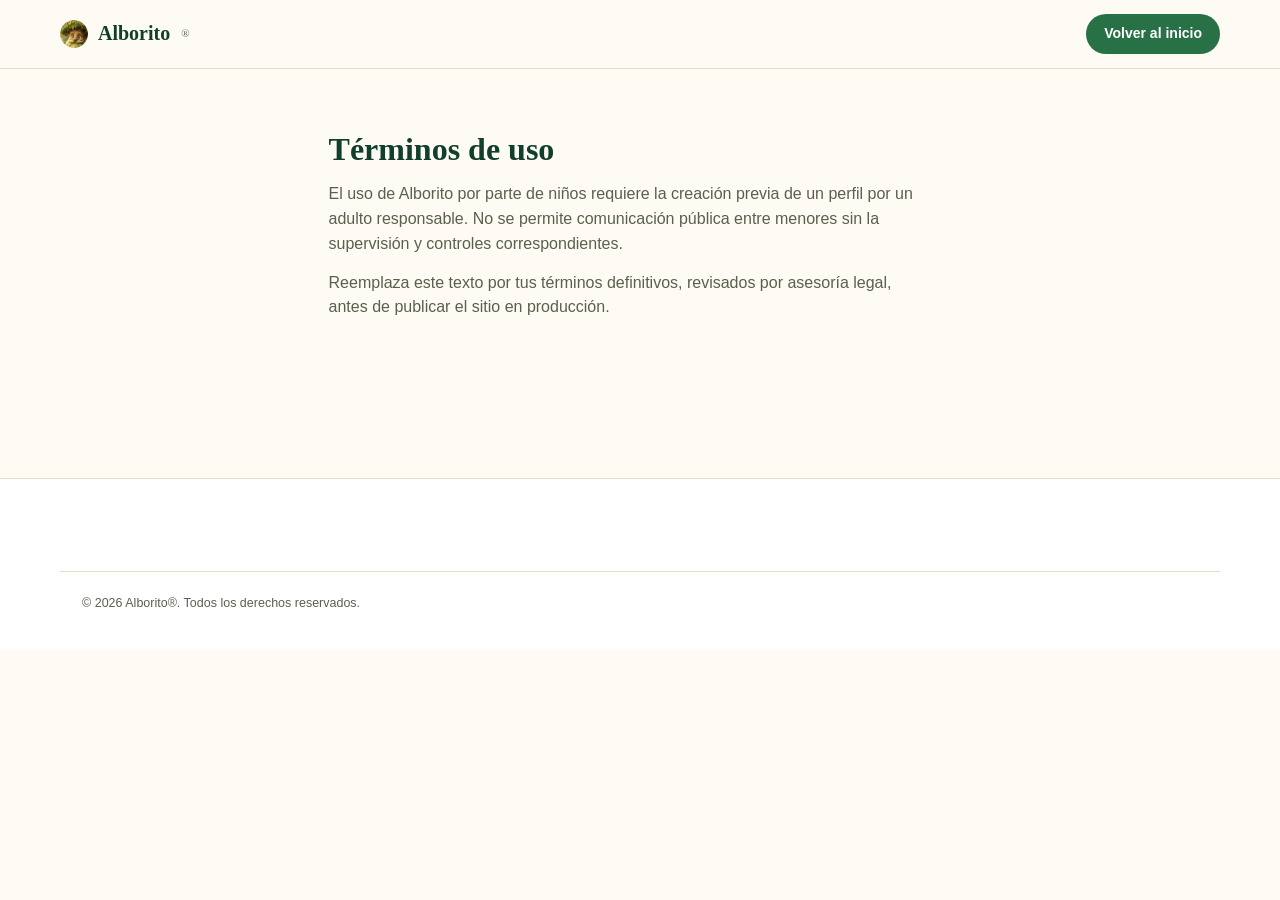
<file: terminos.html>
<!doctype html>
<html lang="es">
<head>
<meta charset="utf-8">
<title>Términos de uso · Alborito</title>
<meta name="viewport" content="width=device-width,initial-scale=1">
<link rel="icon" type="image/png" sizes="32x32" href="assets/img/favicon-32.png">
<link rel="stylesheet" href="assets/css/style.css">
</head>
<body>
<header class="site-header"><div class="container nav">
  <a class="brand" href="index.html"><img class="seed" src="assets/img/alborito-logo-circle.png" alt="" width="28" height="28">Alborito<sup>&reg;</sup></a>
  <a class="navcta" href="index.html">Volver al inicio</a>
</div></header>
<main class="container section" style="max-width:70ch;">
  <h1>Términos de uso</h1>
  <p>El uso de Alborito por parte de niños requiere la creación previa de un perfil por un adulto responsable. No se permite comunicación pública entre menores sin la supervisión y controles correspondientes.</p>
  <p>Reemplaza este texto por tus términos definitivos, revisados por asesoría legal, antes de publicar el sitio en producción.</p>
</main>
<footer class="site-footer"><div class="container footer-bottom"><span>© 2026 Alborito&reg;. Todos los derechos reservados.</span></div></footer>
</body>
</html>
</file>
<file: assets/css/style.css>
/* Alborito — Design System v1
   Tokens derivados de la paleta original (bosque/semilla). Ver arquitectura EdTech. */

:root{
  --forest:#123f2c; --green:#287147; --leaf:#8cbd6e; --gold:#f0bc59; --bark:#75492d;
  --cream:#fff9e9; --ink:#173b2a;

  --bg:#fdfbf3; --surface:#ffffff; --border:#e5ddc4; --text:#20301f; --text-soft:#5a5f4f;
  --accent:var(--green); --accent-soft:#e7f3dc; --on-accent:#ffffff;

  --radius-sm:8px; --radius:14px; --radius-lg:22px;
  --space-1:4px; --space-2:8px; --space-3:14px; --space-4:22px; --space-5:36px; --space-6:56px; --space-7:88px;
  --shadow-sm:0 1px 3px rgba(18,63,44,.08);
  --shadow-md:0 8px 24px rgba(18,63,44,.12);
  --serif:Iowan Old Style,Palatino Linotype,Palatino,Georgia,serif;
  --sans:-apple-system,BlinkMacSystemFont,"Segoe UI",Helvetica,Arial,sans-serif;
  --mono:ui-monospace,SFMono-Regular,Menlo,monospace;
  --max:1160px;
}

@media (prefers-color-scheme: dark){
  :root{ --bg:#101c14; --surface:#16241a; --border:#2a3b26; --text:#e9f1e2; --text-soft:#a9b79f;
    --accent:var(--leaf); --accent-soft:#1f3220; --on-accent:#123f2c; }
}
:root[data-theme="dark"]{ --bg:#101c14; --surface:#16241a; --border:#2a3b26; --text:#e9f1e2; --text-soft:#a9b79f;
  --accent:var(--leaf); --accent-soft:#1f3220; --on-accent:#123f2c; }
:root[data-theme="light"]{ --bg:#fdfbf3; --surface:#ffffff; --border:#e5ddc4; --text:#20301f; --text-soft:#5a5f4f;
  --accent:var(--green); --accent-soft:#e7f3dc; --on-accent:#ffffff; }

*,*::before,*::after{box-sizing:border-box;}
html{scroll-behavior:smooth;}
@media (prefers-reduced-motion: reduce){ html{scroll-behavior:auto;} *{animation-duration:.01ms !important; transition-duration:.01ms !important;} }

body{margin:0; background:var(--bg); color:var(--text); font-family:var(--sans); line-height:1.55; font-size:16px;}
img{max-width:100%; display:block;}
a{color:inherit;}
h1,h2,h3,h4{font-family:var(--serif); color:var(--forest); text-wrap:balance; font-weight:600; margin:0 0 var(--space-2);}
:root[data-theme="dark"] h1,:root[data-theme="dark"] h2,:root[data-theme="dark"] h3,:root[data-theme="dark"] h4{color:var(--leaf);}
@media (prefers-color-scheme: dark){h1,h2,h3,h4{color:var(--leaf);}}
p{margin:0 0 var(--space-3); max-width:66ch; color:var(--text-soft);}
.container{max-width:var(--max); margin:0 auto; padding:0 var(--space-4);}

/* Skip link */
.skip-link{position:absolute; left:-999px; top:auto; background:var(--forest); color:#fff; padding:10px 16px;
  border-radius:0 0 8px 0; z-index:200;}
.skip-link:focus{left:0; top:0;}

:focus-visible{outline:3px solid var(--gold); outline-offset:2px;}

/* Header */
.site-header{position:sticky; top:0; z-index:50; background:color-mix(in srgb, var(--bg) 88%, transparent);
  backdrop-filter:blur(8px); border-bottom:1px solid var(--border);}
.nav{display:flex; align-items:center; justify-content:space-between; padding:14px 0;}
.brand{display:flex; align-items:center; gap:10px; font-family:var(--serif); font-size:20px; font-weight:700; text-decoration:none; color:var(--forest);}
:root[data-theme="dark"] .brand{color:var(--leaf);}
@media (prefers-color-scheme: dark){.brand{color:var(--leaf);}}
.brand .seed{width:28px;height:28px;flex:none;border-radius:50%;object-fit:cover;background:var(--accent-soft);}
.brand sup{font-size:11px; margin-left:1px; color:var(--text-soft); font-weight:400;}
.navlinks{display:flex; gap:var(--space-4); list-style:none; margin:0; padding:0;}
.navlinks a{text-decoration:none; font-size:14.5px; color:var(--text); padding:6px 2px; border-bottom:2px solid transparent;}
.navlinks a:hover, .navlinks a[aria-current="page"]{border-color:var(--accent);}
.navcta{background:var(--accent); color:var(--on-accent); text-decoration:none; font-size:14px; font-weight:600;
  padding:9px 18px; border-radius:99px;}
.nav-toggle{display:none; background:none; border:1px solid var(--border); border-radius:8px; padding:8px 10px;}
@media (max-width:820px){
  .navlinks, .navcta{display:none;}
  .nav-toggle{display:inline-flex;}
  .site-header.open .navlinks{display:flex; flex-direction:column; gap:0; position:absolute; left:0; right:0; top:100%;
    background:var(--surface); border-bottom:1px solid var(--border); padding:8px 20px;}
  .site-header.open .navlinks a{padding:12px 0; border-bottom:1px solid var(--border);}
  .site-header.open .navcta{display:inline-block; margin:12px 20px 16px;}
}

/* Buttons */
.btn{display:inline-flex; align-items:center; gap:8px; text-decoration:none; font-weight:600; font-size:14.5px;
  padding:12px 22px; border-radius:99px; border:1px solid transparent; cursor:pointer;}
.btn.primary{background:var(--gold); color:var(--forest);}
.btn.primary:hover{filter:brightness(1.06);}
.btn.soft{background:var(--accent-soft); color:var(--forest); border-color:var(--border);}
:root[data-theme="dark"] .btn.soft{color:var(--leaf);}
@media (prefers-color-scheme: dark){.btn.soft{color:var(--leaf);}}
.btn.outline{background:transparent; border-color:var(--border); color:var(--text);}

/* Hero */
.hero{padding:var(--space-7) 0 var(--space-6); position:relative; overflow:hidden;}
.hero-grid{display:grid; grid-template-columns:1.1fr .9fr; gap:var(--space-6); align-items:center;}
@media (max-width:900px){.hero-grid{grid-template-columns:1fr;}}
.eyebrow{font-family:var(--mono); font-size:12px; letter-spacing:.12em; text-transform:uppercase; color:var(--accent); margin:0 0 10px;}
.hero h1{font-size:clamp(32px,5vw,52px); line-height:1.08; margin-bottom:16px;}
.hero p.lead{font-size:18px; color:var(--text-soft); max-width:52ch;}
.hero .buttons{display:flex; flex-wrap:wrap; gap:12px; margin-top:24px;}
.hero-art{position:relative; aspect-ratio:4/3; border-radius:var(--radius-lg); overflow:hidden; box-shadow:var(--shadow-md);}
.hero-art img{width:100%; height:100%; object-fit:cover; border-radius:var(--radius-lg);}

/* Sections */
.section{padding:var(--space-6) 0;}
.section-head{display:flex; align-items:flex-end; justify-content:space-between; gap:var(--space-3); margin-bottom:var(--space-4); flex-wrap:wrap;}
.section-head h2{font-size:28px; margin:0;}
.section-head p{margin:0; max-width:52ch;}
.section.alt{background:var(--surface); border-top:1px solid var(--border); border-bottom:1px solid var(--border);}

/* Card grids */
.grid{display:grid; gap:var(--space-4);}
.grid.cols-3{grid-template-columns:repeat(3,1fr);}
.grid.cols-4{grid-template-columns:repeat(4,1fr);}
@media (max-width:900px){.grid.cols-3,.grid.cols-4{grid-template-columns:repeat(2,1fr);}}
@media (max-width:560px){.grid.cols-3,.grid.cols-4{grid-template-columns:1fr;}}

.card{background:var(--surface); border:1px solid var(--border); border-radius:var(--radius); overflow:hidden;
  display:flex; flex-direction:column; transition:transform .15s ease, box-shadow .15s ease;}
.card:hover{transform:translateY(-3px); box-shadow:var(--shadow-md);}
.card .thumb{aspect-ratio:4/3; background:linear-gradient(135deg, var(--accent-soft), var(--cream)); position:relative;}
:root[data-theme="dark"] .card .thumb{background:linear-gradient(135deg,#1f3220,#16241a);}
@media (prefers-color-scheme: dark){.card .thumb{background:linear-gradient(135deg,#1f3220,#16241a);}}
.card .thumb svg{position:absolute; inset:0; margin:auto; width:46%; height:46%;}
.card .body{padding:16px 18px 18px; display:flex; flex-direction:column; gap:6px; flex:1;}
.card .tag{font-family:var(--mono); font-size:11px; text-transform:uppercase; letter-spacing:.06em; color:var(--accent);}
.card h3{font-size:17px; margin:0;}
.card p{font-size:13.5px; margin:0; flex:1;}
.card .meta{display:flex; gap:8px; flex-wrap:wrap; margin-top:6px;}
.pill{font-family:var(--mono); font-size:11px; background:var(--accent-soft); color:var(--forest); padding:4px 10px; border-radius:99px;}
:root[data-theme="dark"] .pill{color:var(--leaf);}
@media (prefers-color-scheme: dark){.pill{color:var(--leaf);}}
.card button.watch{all:unset; cursor:pointer; display:flex; flex-direction:column; height:100%;}

/* Quote band */
.quote-band{background:var(--forest); color:var(--cream); padding:var(--space-6) 0; text-align:center;}
.quote-band blockquote{font-family:var(--serif); font-size:clamp(22px,3vw,32px); margin:0 auto; max-width:32ch; color:var(--cream);}

/* Resources */
.resource{display:flex; gap:14px; align-items:flex-start; padding:16px; border:1px solid var(--border); border-radius:var(--radius); background:var(--surface);}
.resource .r-icon{width:40px;height:40px;flex:none;color:var(--accent);}

/* Footer */
.site-footer{border-top:1px solid var(--border); padding:var(--space-6) 0 var(--space-5); background:var(--surface); margin-top:var(--space-7);}
.footer-grid{display:grid; grid-template-columns:1.4fr 1fr 1fr 1fr; gap:var(--space-5);}
@media (max-width:760px){.footer-grid{grid-template-columns:1fr 1fr;}}
.footer-grid h4{font-family:var(--sans); font-size:13px; text-transform:uppercase; letter-spacing:.06em; color:var(--text); margin-bottom:10px;}
.footer-grid ul{list-style:none; margin:0; padding:0; display:flex; flex-direction:column; gap:8px;}
.footer-grid a{text-decoration:none; font-size:14px; color:var(--text-soft);}
.footer-grid a:hover{color:var(--accent);}
.footer-bottom{margin-top:var(--space-5); padding-top:var(--space-4); border-top:1px solid var(--border);
  display:flex; justify-content:space-between; gap:12px; flex-wrap:wrap; font-size:12.5px; color:var(--text-soft);}

/* Modal (video) */
.modal{position:fixed; inset:0; display:none; align-items:center; justify-content:center; background:rgba(10,20,12,.72); z-index:100; padding:20px;}
.modal.open{display:flex;}
.modal-box{background:var(--surface); border-radius:var(--radius); max-width:820px; width:100%; padding:18px; position:relative;}
.modal-title{font-size:18px; margin:0 0 12px;}
.modal video{width:100%; border-radius:8px; background:#000;}
.modal .close{position:absolute; top:10px; right:10px; width:36px; height:36px; border-radius:50%; border:1px solid var(--border);
  background:var(--surface); cursor:pointer; font-size:16px;}

/* Page header (interior pages) */
.page-hero{padding:var(--space-6) 0 var(--space-5); border-bottom:1px solid var(--border);}
.page-hero h1{font-size:clamp(28px,4vw,40px);}
.breadcrumb{font-family:var(--mono); font-size:12px; color:var(--text-soft); margin-bottom:12px;}
.breadcrumb a{text-decoration:none; color:var(--text-soft);}
.breadcrumb a:hover{color:var(--accent);}

/* Filter bar */
.filter-bar{display:flex; flex-wrap:wrap; gap:10px; padding:14px; background:var(--surface); border:1px solid var(--border);
  border-radius:var(--radius); margin-bottom:var(--space-4);}
.filter-bar select, .filter-bar input[type="search"]{font:inherit; font-size:13.5px; padding:9px 12px; border-radius:8px;
  border:1px solid var(--border); background:var(--bg); color:var(--text);}

/* Pricing */
.price-card{background:var(--surface); border:1px solid var(--border); border-radius:var(--radius); padding:26px 22px; display:flex; flex-direction:column; gap:10px;}
.price-card.featured{border-color:var(--gold); box-shadow:var(--shadow-md);}
.price-card .amount{font-family:var(--serif); font-size:34px; color:var(--forest);}
:root[data-theme="dark"] .price-card .amount{color:var(--leaf);}
@media (prefers-color-scheme: dark){.price-card .amount{color:var(--leaf);}}
.price-card ul{list-style:none; padding:0; margin:10px 0; display:flex; flex-direction:column; gap:8px; font-size:13.5px; color:var(--text-soft);}

/* A11y panel */
.a11y-controls{display:flex; flex-wrap:wrap; gap:10px;}
.a11y-controls button{font:inherit; font-size:13.5px; padding:10px 16px; border-radius:8px; border:1px solid var(--border);
  background:var(--surface); cursor:pointer;}
.a11y-controls button[aria-pressed="true"]{background:var(--accent); color:var(--on-accent); border-color:var(--accent);}
body.contrast-high{--bg:#000; --surface:#000; --text:#fff; --text-soft:#eee; --border:#fff; --accent:#ffd34d; --accent-soft:#332600;}
body.text-lg{font-size:19px;}
</file>
